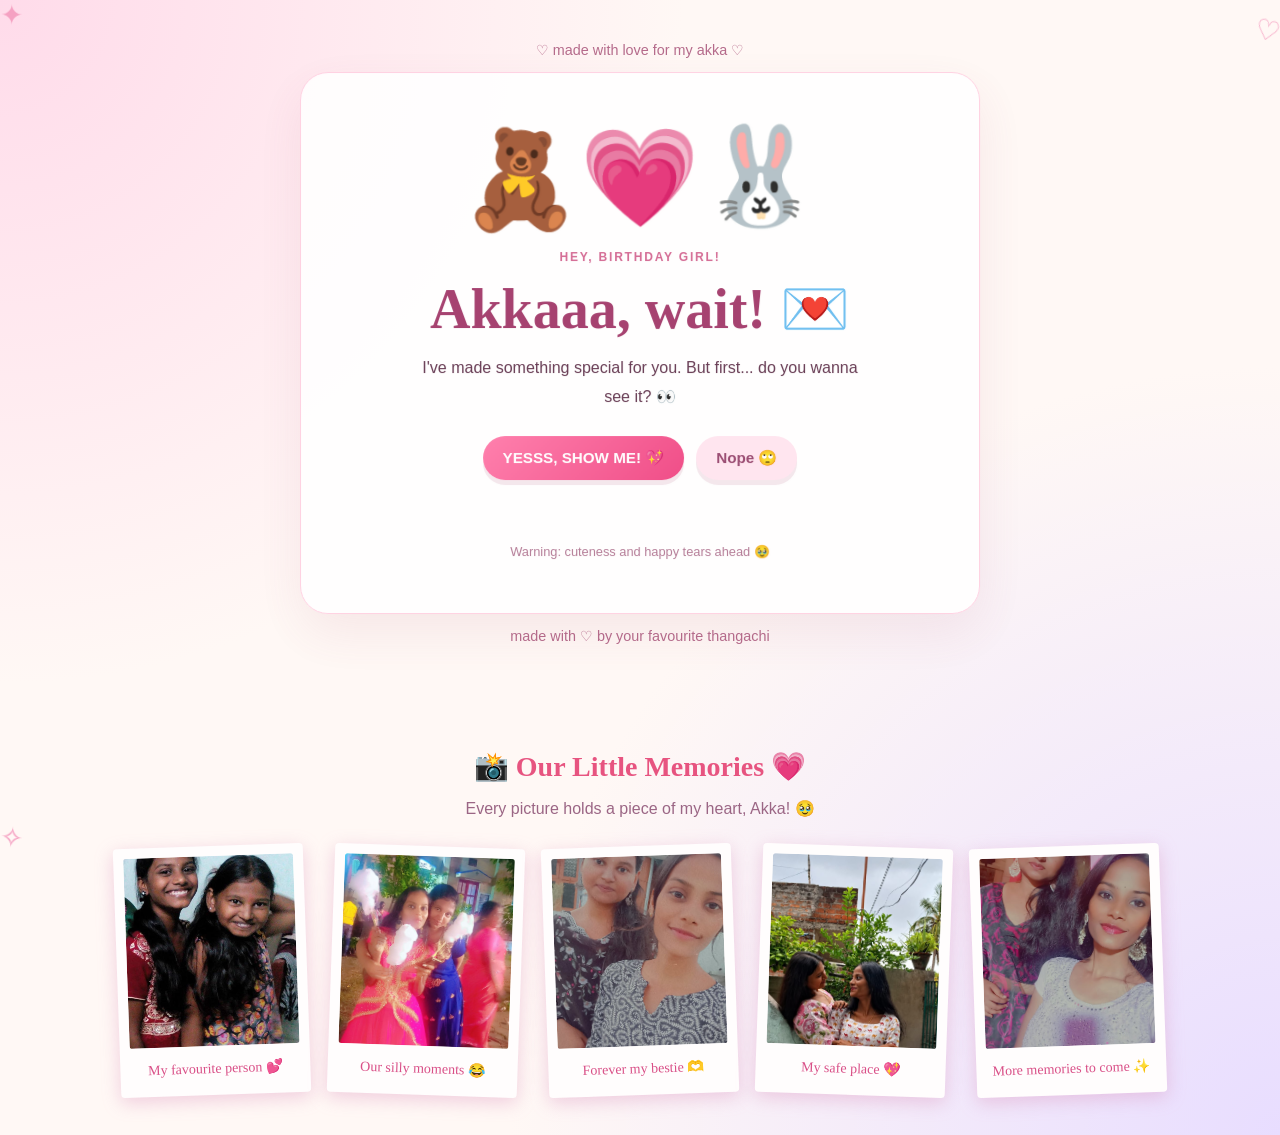
<file: index.html>
<!DOCTYPE html>
<html>
<head>
  <meta charset="UTF-8">
  <meta http-equiv="refresh" content="0; url=./vs%20codes/index.html">
  <title>Birthday Surprise</title>
</head>
<body>
  <p>Opening your birthday surprise...</p>
  <a href="./vs%20codes/index.html">Click here to continue</a>
</body>
</html>
</file>
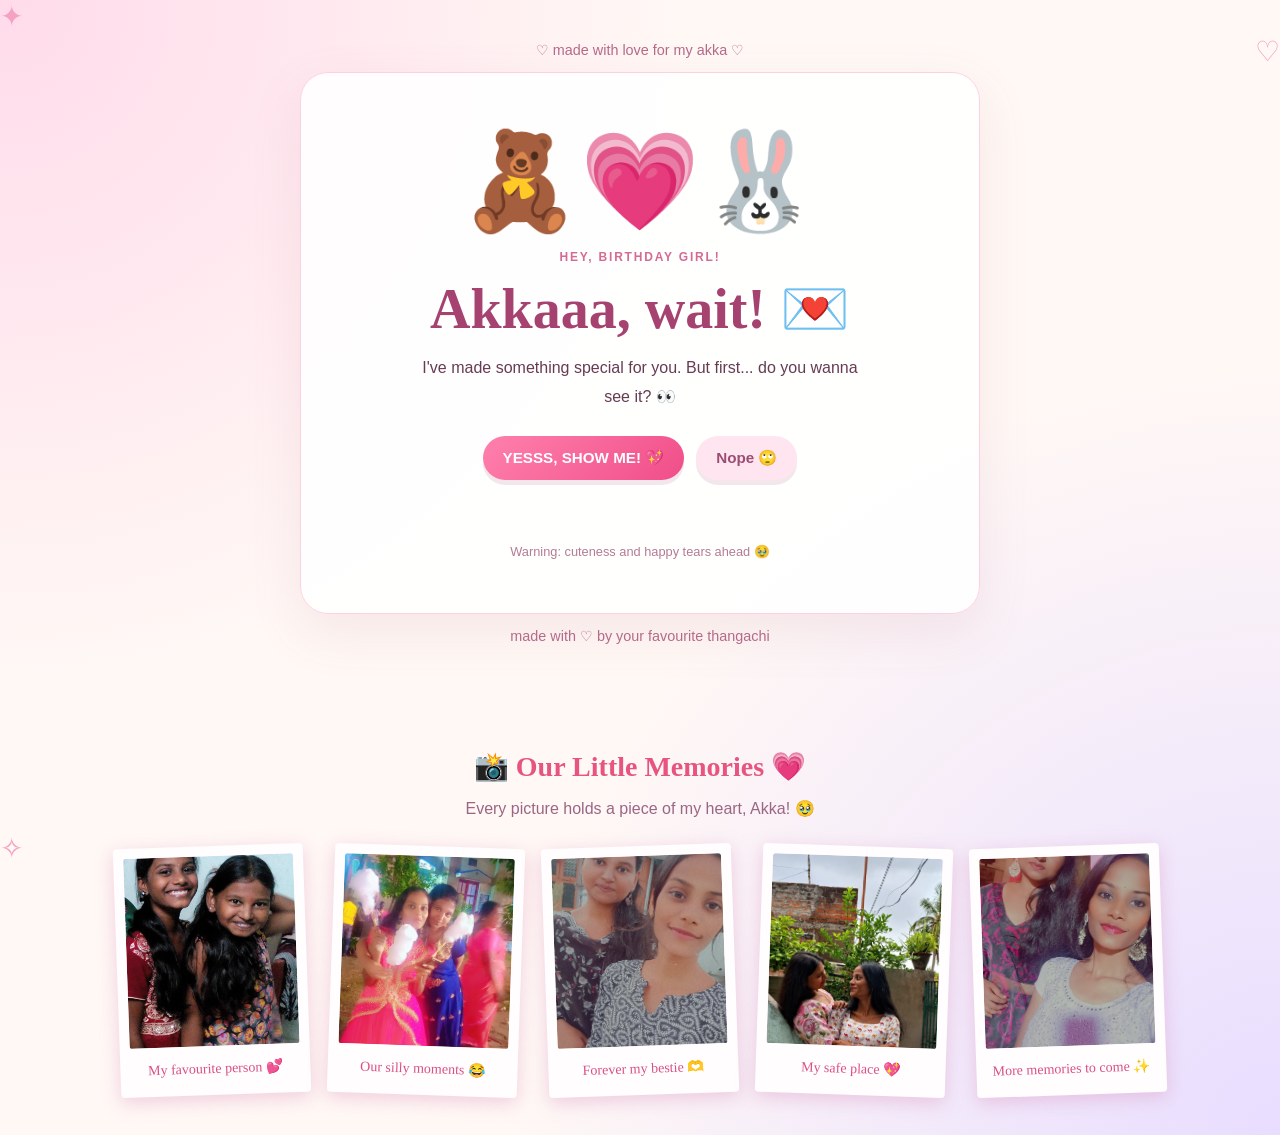
<file: vs codes/index.html>
<!DOCTYPE html>
<html lang="en">
<head>
  <meta charset="UTF-8">
  <meta name="viewport" content="width=device-width, initial-scale=1.0">
  <title>Happy Birthday, Akka! 💗</title>
  <link rel="stylesheet" href="style.css">
  <script src="script.js" defer></script>
</head>
<body>
  <div class="sparkle sparkle-one">✦</div>
  <div class="sparkle sparkle-two">♡</div>
  <div class="sparkle sparkle-three">✧</div>

  <main class="container">
    <div class="top-label">♡ made with love for my akka ♡</div>

    <section class="card screen active" id="welcome">
      <div class="sticker">🧸💗🐰</div>
      <p class="eyebrow">HEY, BIRTHDAY GIRL!</p>
      <h1>Akkaaa, wait! 💌</h1>
      <p class="description">
        I've made something special for you.
        But first... do you wanna see it? 👀
      </p>
      <div class="buttons">
        <button class="btn primary" id="yesBtn">YESSS, SHOW ME! 💖</button>
        <button class="btn secondary" id="noBtn">Nope 🙄</button>
      </div>
      <p class="reaction" id="reaction"></p>
      <p class="small-note">Warning: cuteness and happy tears ahead 🥹</p>
    </section>

    <section class="card screen" id="quiz">
      <div class="sticker">🕵️‍♀️🎀</div>
      <p class="eyebrow">ROUND ONE</p>
      <h2>Mini test, Akka!</h2>
      <p class="description">
        What's your little sister's official job?
      </p>
      <div class="options">
        <button class="btn option">Professional irritator 😈</button>
        <button class="btn option">Snack thief 🍟</button>
        <button class="btn option correct">ALL OF THE ABOVE 💅</button>
      </div>
      <p class="reaction" id="quizReaction"></p>
      <button class="btn primary next-btn" id="toCode">Unlock your surprise 🔐</button>
    </section>

    <section class="card screen" id="passcode">
      <div class="sticker">🐰🔐💌</div>
      <p class="eyebrow">TOP SECRET</p>
      <h2>Your birthday vault</h2>
      <p class="description">
        Enter the secret code to unlock your gift.
      </p>
      <input id="passcodeInput" type="password"
        inputmode="numeric" maxlength="8"
        placeholder="Enter secret code" aria-label="Secret code">
      <button class="btn primary next-btn" id="unlockBtn">Unlock! ✨</button>
      <p class="reaction" id="codeReaction"></p>
      <p class="small-note">Hint: for now, the code is 1234 🤫</p>
    </section>

    <section class="card screen" id="birthday">
      <div class="sticker celebration">🎂💐💖</div>
      <p class="eyebrow">YOUR SPECIAL DAY</p>
      <h1>Happy Birthday, Akka!</h1>
      <p class="description">
        My built-in bestie, favourite headache,
        and forever special person. 🥹
      </p>

      <div class="memory">
        <div class="memory-icons">🌷 📸 ✨</div>
        <h3>Our little world</h3>
        <p>
          Silly fights, random laughs, secret jokes
          and memories only we understand.
          I hope we keep making them forever. 💗
        </p>
      </div>

      <div class="letter">
        <h3>Dear Akka, 💌</h3>
        <p>
          Happy birthday to my built-in bestie and
          sometimes my biggest headache! 😂
        </p>
        <p>
          Thank you for being part of so many little
          moments that mean more to me than I always say.
          I may tease you and annoy you, but there will
          always be so much love behind it all.
        </p>
        <p>
          I hope this year brings you happiness, peace,
          laughter and all the beautiful things you deserve.
          No matter how much we grow up, you'll always
          be my Akka. 💗
        </p>
        <h3>Love you more than I say! 🎀</h3>
      </div>

      
<button class="btn primary next-btn" id="meetDoraemonBtn" type="button">
  💙 Meet Your Special Friend!
</button>

      <button class="btn primary next-btn" id="celebrateBtn">
        One last surprise! 🎉
      </button>
      <p class="reaction" id="finalReaction"></p>
      
<button id="finalCelebrationBtn" class="btn primary" type="button">
  🎉 One Last Birthday Blast!
</button>

<p id="finalCelebrationMessage" class="reaction"></p>

    </section>

    <footer>made with ♡ by your favourite thangachi</footer>



<!-- Doraemon walking surprise -->
 
<div id="doraemon-walk" class="doraemon-walk" hidden>
  <div class="doraemon-character">
    <img
      id="doraemon-image"
      src="doraemon.jpg"
      alt="Doraemon arriving for Akka's birthday"
    >
  </div>

  <div class="doraemon-dialogue">
    <p id="doraemon-line">Akkaaa! 💙</p>
    <button id="doraemon-next" class="btn primary" type="button">
      Doraemon, sollu! 💌
    </button>
  </div>
</div>

<button id="gadget-button" class="btn primary" type="button" hidden>
  💙 Doraemon's Magic Pocket!
</button>


<div id="gadget-surprise" hidden>
  <h2 class="gadget-title">Ta-daaaa, Akka! ✨💙</h2>

  <p id="gadget-name">
    Akka, un wishes ellam nijamaaganum! 💗
  </p>

  <div class="gadgets-container">
    
<div class="magic-gadget door-gadget">
  <div class="magic-door-scene">
    <div class="magic-door">
      <div class="door-panel">
        <span class="door-knob"></span>
      </div>
    </div>

    <div class="door-sparkle sparkle-one">✨</div>
    <div class="door-sparkle sparkle-two">💖</div>
    <div class="door-sparkle sparkle-three">⭐</div>
    <div class="door-sparkle sparkle-four">🌸</div>
  </div>

  <h3>Anywhere Door 🚪</h3>
  <p>Un dreams ellam nijamaagattum! 💖</p>

  <button id="openMagicDoor" class="magic-door-button" type="button">
    Open Magic Door! ✨
  </button>

  <p id="doorMessage" hidden>
    Surpriseee! Unakku happiness mattum dhaan! 💗🌈
  </p>
</div>


    <div class="magic-gadget copter-gadget">
      <div class="gadget-emoji">🚁</div>
      <h3>Take-copter</h3>
      <p>Un happiness eppovum fly aagattum! 🥹</p>
    </div>
  </div>

  <p class="final-gadget-wish">
    Happy Birthday, Akka! Love you forever! 🎂💗
  </p>
</div>



  </main>


<!-- Akka's Special Memories -->
<section class="photo-gallery">
  <h2>📸 Our Little Memories 💗</h2>
  <p>Every picture holds a piece of my heart, Akka! 🥹</p>

  <div class="photo-grid">
    <div class="polaroid">
      <img src="anitha5.jpg.jpeg" alt="childhood memories">
      <p>My favourite person 💕</p>
    </div>

    <div class="polaroid">
      <img src="anitha4.jpg.jpeg" alt="Our funny memory">
      <p>Our silly moments 😂</p>
    </div>

    <div class="polaroid">
      <img src="anitha2.jpg.jpeg" alt="Our happy moment">
      <p>Forever my bestie 🫶</p>
    </div>

    <div class="polaroid">
      <img src="akka1.jpg.jpeg" alt="A special memory">
      <p>My safe place 💖</p>
    </div>

    <div class="polaroid">
      <img src="akka3.jpg.jpeg" alt="My lovely Akka">
      <p>More memories to come ✨</p>
    </div>
  </div>
</section>


<!-- Doraemon Surprise Page -->
<section id="doraemon-page" class="screen">
  <div class="container">
    <div class="card">
      <p class="eyebrow">A SPECIAL SURPRISE FOR AKKA 💙</p>
      <h1>Doraemon Is Here! 🥹</h1>
      <p class="description">
        Akkaaa! Un birthday-ku Doraemon special-ah vandhirukkaan! 🎂💙
      </p>

      <div id="doraemon-walk" class="doraemon-walk" hidden>
        <div class="doraemon-character">
          <img id="doraemon-image"
               src="doraemon.jpg"
               alt="Doraemon walking">
        </div>

        <div class="doraemon-dialogue">
          <p id="doraemon-line">Akkaaa! 💙</p>
          <button id="doraemon-next" class="btn primary" type="button">
            Doraemon, sollu! 💌
          </button>
        </div>
      </div>

      <button id="backToBirthday" class="btn secondary" type="button">
        💗 Back to Birthday Page
      </button>
      
<button id="secretLetterBtn" class="btn primary" type="button">
  💌 One Secret Message for Akka
</button>

<div id="secretLetter" hidden>
  <div class="letter">
    <h3>To My Dearest Akka 💗</h3>
    <p>
      Akka, nee en life-la romba special. 🥹
      Namma sandhosham, sanda, sirippu ellame
      enakku precious memories.
    </p>
    <p>
      Eppovum happy-ah iru. Un dreams ellam achieve pannanum.
      Unakku eppovum support-ah un thangachi iruppen.
    </p>
    <p>
      I love you so much, Akka! 💗🎂
      Happy Birthday, my forever favourite person! 🫶
    </p>
  </div>
</div>

    </div>
  </div>
</section>

</body>
</html>
</file>
<file: vs codes/style.css>
:root {
  --pink: #ff6399;
  --dark-pink: #a64270;
  --cream: #fff8f5;
  --lavender: #eee5ff;
  --text: #673b53;
}

* {
  box-sizing: border-box;
}

body {
  margin: 0;
  min-height: 100vh;
  font-family: "Trebuchet MS", Arial, sans-serif;
  color: var(--text);
  background:
    radial-gradient(circle at top left, #ffdbea, transparent 40%),
    radial-gradient(circle at bottom right, #e8ddff, transparent 45%),
    var(--cream);
  overflow-x: hidden;
}

.container {
  width: min(680px, 92%);
  margin: auto;
  padding: 28px 0;
  position: relative;
  z-index: 1;
}

.top-label,
footer {
  text-align: center;
  color: #b56b8b;
  padding: 14px;
  font-size: 0.9rem;
}

.card {
  padding: clamp(22px, 5vw, 42px);
  background: rgba(255, 255, 255, 0.88);
  border: 1px solid #ffd0e1;
  border-radius: 28px;
  box-shadow: 0 18px 50px #b96c8b20;
  text-align: center;
  overflow: hidden;
}

.screen {
  display: none;
}

.screen.active {
  display: block;
  animation: appear 0.55s ease both;
}

@keyframes appear {
  from {
    opacity: 0;
    transform: translateY(18px) scale(0.98);
  }
  to {
    opacity: 1;
    transform: translateY(0) scale(1);
  }
}

.sticker {
  font-size: clamp(3.5rem, 13vw, 6rem);
  margin: 10px 0;
  animation: bob 2.5s ease-in-out infinite;
}

@keyframes bob {
  0%, 100% { transform: translateY(0) rotate(-3deg); }
  50% { transform: translateY(-10px) rotate(3deg); }
}

.eyebrow {
  color: #d46b94;
  letter-spacing: 0.15em;
  font-size: 0.75rem;
  font-weight: bold;
}

h1, h2 {
  font-family: Georgia, serif;
  color: var(--dark-pink);
}

h1 {
  font-size: clamp(2.2rem, 8vw, 3.5rem);
  margin: 12px 0;
}

h2 {
  font-size: clamp(1.8rem, 6vw, 2.5rem);
}

.description {
  line-height: 1.8;
  max-width: 460px;
  margin: 12px auto 24px;
}

.buttons {
  display: flex;
  flex-wrap: wrap;
  justify-content: center;
  gap: 12px;
}

.btn {
  border: 0;
  border-radius: 999px;
  padding: 13px 20px;
  font-size: 0.95rem;
  font-weight: bold;
  cursor: pointer;
  transition: transform 0.2s, box-shadow 0.2s;
  box-shadow: 0 5px 0 #a6427020;
}

.btn:hover {
  transform: translateY(-3px);
}

.btn:active {
  transform: scale(0.97);
}

.primary {
  background: linear-gradient(135deg, #ff80ad, #f04e88);
  color: white;
}

.secondary {
  background: #ffe5ef;
  color: #9b4d73;
}

.option {
  background: #fff0f6;
  color: #874563;
  width: 100%;
  margin: 5px 0;
}

.options {
  max-width: 390px;
  margin: auto;
}

.next-btn {
  margin-top: 20px;
}

.reaction {
  min-height: 26px;
  color: #d4487c;
  font-weight: bold;
  line-height: 1.5;
}

.small-note {
  color: #b47b96;
  font-size: 0.8rem;
  margin-top: 22px;
}

input {
  display: block;
  width: min(280px, 100%);
  margin: 20px auto 0;
  padding: 14px;
  border: 2px solid #f1bfd3;
  border-radius: 14px;
  text-align: center;
  font-size: 1rem;
  outline-color: var(--pink);
}

.memory {
  background: #fff7e8;
  border: 2px dashed #f3b7cf;
  border-radius: 20px;
  padding: 20px;
  margin: 25px 0;
  transform: rotate(-1deg);
  line-height: 1.7;
}

.memory-icons {
  font-size: 2rem;
}

.letter {
  text-align: left;
  background: #fffaf0;
  border: 1px solid #f5d8ac;
  border-radius: 18px;
  padding: clamp(18px, 4vw, 28px);
  line-height: 1.85;
  margin: 24px 0;
}

.letter h3 {
  color: var(--dark-pink);
}

.sparkle {
  position: fixed;
  pointer-events: none;
  font-size: 28px;
  color: #f5a1c2;
  animation: float 6s ease-in-out infinite;
}

.sparkle-one {
  left: 7%;
  top: 14%;
}

.sparkle-two {
  right: 7%;
  top: 27%;
  animation-delay: -2s;
}

.sparkle-three {
  left: 12%;
  bottom: 12%;
  animation-delay: -4s;
}

@keyframes float {
  0%, 100% { transform: translateY(0) rotate(0); }
  50% { transform: translateY(-22px) rotate(15deg); }
}

.confetti {
  position: fixed;
  top: -30px;
  z-index: 10;
  pointer-events: none;
  animation: fall 3s linear forwards;
}

@keyframes fall {
  to {
    transform: translateY(110vh) rotate(720deg);
    opacity: 0;
  }
}

@media (max-width: 420px) {
  .container {
    width: 94%;
    padding-top: 12px;
  }

  .card {
    border-radius: 22px;
  }

  .btn {
    padding: 12px 16px;
  }
}

@media (prefers-reduced-motion: reduce) {
  *, *::before, *::after {
    animation-duration: 0.01ms !important;
    transition-duration: 0.01ms !important;
  }
}


/* Akka's Special Photo Gallery */
.photo-gallery {
  padding: 40px 16px;
  text-align: center;
}

.photo-gallery h2 {
  color: #e75480;
  font-size: 28px;
  margin-bottom: 10px;
}

.photo-gallery > p {
  color: #9b6685;
  margin-bottom: 28px;
}

.photo-grid {
  display: flex;
  flex-wrap: wrap;
  justify-content: center;
  align-items: flex-start;
  gap: 24px;
}

.polaroid {
  width: 190px;
  max-width: 80%;
  padding: 10px 10px 18px;
  background: #fffdfd;
  border-radius: 4px;
  box-shadow: 0 5px 18px #d98bb866;
  transform: rotate(-2deg);
  transition: transform 0.3s ease, box-shadow 0.3s ease;
}

.polaroid:nth-child(even) {
  transform: rotate(2deg);
}

.polaroid:hover {
  transform: rotate(0deg) scale(1.05);
  box-shadow: 0 8px 24px #d98bb899;
}

.polaroid img {
  display: block;
  width: 100%;
  height: 190px;
  object-fit: cover;
  border-radius: 3px;
}

.polaroid p {
  color: #d94f87;
  font-size: 14px;
  margin: 14px 0 0;
  font-family: cursive;
}



/* Doraemon birthday entrance */
.doraemon-walk {
  width: min(340px, 94%);
  margin: 35px auto;
  text-align: center;
}

.doraemon-character {
  width: 230px;
  max-width: 100%;
  margin: auto;
  transform: translateX(0);
}

.doraemon-walk.is-walking .doraemon-character {
  animation: doraemonEnter 3s ease-out forwards;
}

.doraemon-character img {
  display: block;
  width: 100%;
  height: auto;
  object-fit: contain;
}

.doraemon-walk.is-talking .doraemon-character img {
  animation: doraemonTalk 0.35s ease-in-out infinite alternate;
}

.doraemon-dialogue {
  margin-top: 12px;
}

#doraemon-line {
  min-height: 48px;
  color: #168bd2;
  font-size: 19px;
  font-weight: bold;
  line-height: 1.5;
}

#doraemon-next,
#gadget-button {
  margin: 10px auto;
}

#gadget-surprise {
  margin: 20px auto;
  padding: 22px;
  text-align: center;
  background: #eaf7ff;
  border: 2px dashed #7ec8f5;
  border-radius: 20px;
}

#gadget-surprise h2 {
  color: #168bd2;
}


@keyframes doraemonEnter {
  0% {
    transform: translateX(-100vw);
  }
  75% {
    transform: translateX(15px);
  }
  100% {
    transform: translateX(0);
  }
}


@keyframes doraemonTalk {
  from {
    transform: translateY(0) scale(1);
  }
  to {
    transform: translateY(-3px) scale(1.015);
  }
}

@media (prefers-reduced-motion: reduce) {
  .doraemon-walk.is-walking .doraemon-character,
  .doraemon-walk.is-talking .doraemon-character img {
    animation: none;
    transform: translateX(0);
  }
}


/* DORAEMON MAGIC GADGET SURPRISE */



#gadget-surprise {
  text-align: center;
  padding: 25px 15px;
  overflow: hidden;
}

.gadget-title {
  color: #168fbd;
  animation: titlePop 0.8s ease both;
}

.gadgets-container {
  display: flex;
  justify-content: center;
  align-items: stretch;
  flex-wrap: wrap;
  gap: 24px;
  margin: 25px auto;
  max-width: 650px;
}

.magic-gadget {
  width: 220px;
  box-sizing: border-box;
  padding: 20px 15px;
  border-radius: 22px;
  background: linear-gradient(145deg, #fff0f7, #e7f9ff);
  border: 2px dashed #f28bb5;
  box-shadow: 0 8px 22px #8acde344;
  opacity: 0;
  animation: gadgetAppear 0.9s ease forwards;
}

.copter-gadget {
  animation-delay: 0.8s;
}

.door-gadget {
  animation-delay: 0.2s;
}

.gadget-emoji {
  font-size: 65px;
  display: inline-block;
}

.door-gadget .gadget-emoji {
  animation: doorMagic 2s ease-in-out infinite;
}

.copter-gadget .gadget-emoji {
  animation: copterFly 1.5s ease-in-out infinite;
}

.magic-gadget h3 {
  color: #168fbd;
  margin: 12px 0 8px;
}

.magic-gadget p {
  color: #8d5271;
  line-height: 1.6;
}

.final-gadget-wish {
  margin-top: 25px;
  color: #df5794;
  font-size: 1.15rem;
  font-weight: bold;
  animation: titlePop 1s ease 1.2s both;
}

@keyframes gadgetAppear {
  0% {
    opacity: 0;
    transform: translateY(90px) scale(0.5) rotate(-10deg);
  }
  70% {
    opacity: 1;
    transform: translateY(-10px) scale(1.05) rotate(3deg);
  }
  100% {
    opacity: 1;
    transform: translateY(0) scale(1) rotate(0);
  }
}

@keyframes doorMagic {
  0%, 100% {
    transform: scale(1) rotate(0);
  }
  50% {
    transform: scale(1.12) rotate(-5deg);
  }
}

@keyframes copterFly {
  0%, 100% {
    transform: translateY(0) rotate(-5deg);
  }
  50% {
    transform: translateY(-15px) rotate(5deg);
  }
}

@keyframes titlePop {
  from {
    opacity: 0;
    transform: scale(0.7);
  }
  to {
    opacity: 1;
    transform: scale(1);
  }
}


/* MAGIC DOOR OPENING ANIMATION */

.magic-door-scene {
  position: relative;
  width: 150px;
  height: 175px;
  margin: 10px auto 20px;
  perspective: 700px;
}

.magic-door {
  position: absolute;
  bottom: 0;
  left: 25px;
  width: 100px;
  height: 150px;
  background: #f5a1c5;
  border: 5px solid #d75c98;
  border-radius: 12px 12px 2px 2px;
  box-shadow: 0 8px 0 #d75c9840;
  transform-origin: left center;
  transform-style: preserve-3d;
  transition: transform 1s ease;
  z-index: 2;
}

.door-panel {
  position: absolute;
  inset: 10px;
  border: 3px solid #ffe4f1;
  border-radius: 8px 8px 2px 2px;
  background: linear-gradient(135deg, #ffb9d8, #ed79b2);
}

.door-knob {
  position: absolute;
  right: 8px;
  top: 65px;
  width: 10px;
  height: 10px;
  border-radius: 50%;
  background: #ffd45c;
  box-shadow: 0 0 8px #fff1a8;
}

.door-sparkle {
  position: absolute;
  opacity: 0;
  font-size: 25px;
  z-index: 3;
  pointer-events: none;
}

.sparkle-one {
  top: 0;
  left: 0;
}

.sparkle-two {
  top: 35px;
  right: 0;
}

.sparkle-three {
  bottom: 35px;
  left: 0;
}

.sparkle-four {
  bottom: 10px;
  right: 0;
}

.magic-door-scene.door-open .magic-door {
  transform: rotateY(-115deg);
}

.magic-door-scene.door-open .door-sparkle {
  animation: magicSparkle 1.2s ease-out forwards;
}

.magic-door-scene.door-open .sparkle-two {
  animation-delay: 0.15s;
}

.magic-door-scene.door-open .sparkle-three {
  animation-delay: 0.3s;
}

.magic-door-scene.door-open .sparkle-four {
  animation-delay: 0.45s;
}

.magic-door-button {
  border: none;
  border-radius: 25px;
  padding: 12px 20px;
  margin-top: 8px;
  color: white;
  font-weight: bold;
  background: linear-gradient(135deg, #ed79b2, #a778e8);
  cursor: pointer;
  box-shadow: 0 5px 12px #d75c9835;
}

.magic-door-button:hover {
  transform: translateY(-2px);
}

#doorMessage {
  color: #df5794;
  font-weight: bold;
  line-height: 1.7;
  animation: titlePop 0.6s ease both;
}

@keyframes magicSparkle {
  0% {
    opacity: 0;
    transform: translate(0, 15px) scale(0.4);
  }
  40% {
    opacity: 1;
    transform: translate(0, -15px) scale(1.3);
  }
  100% {
    opacity: 0;
    transform: translate(0, -45px) scale(0.8);
  }
}


/* Keep Doraemon and dialogue button in fixed positions */

#doraemon-walk {
  display: flex;
  flex-direction: column;
  align-items: center;
  gap: 16px;
}

.doraemon-character {
  width: 280px;
  height: 300px;
  display: flex;
  align-items: center;
  justify-content: center;
  flex-shrink: 0;
  overflow: hidden;
}

#doraemon-image {
  display: block;
  width: 100%;
  height: 100%;
  object-fit: contain;
  object-position: center bottom;
  flex-shrink: 0;
}

.doraemon-dialogue {
  width: 100%;
  display: flex;
  flex-direction: column;
  align-items: center;
  gap: 12px;
}

#doraemon-line {
  min-height: 48px;
  display: flex;
  align-items: center;
  justify-content: center;
  text-align: center;
}

#doraemon-next {
  position: relative;
  z-index: 5;
  flex-shrink: 0;
}

@media (max-width: 480px) {
  .doraemon-character {
    width: 230px;
    height: 250px;
  }
}

/* Keep Doraemon hidden until the button is clicked */
#doraemon-walk[hidden] {
  display: none !important;
}


/* Magical glowing effect for Doraemon's Anywhere Door */

.magic-door-scene.door-open {
  filter: drop-shadow(0 0 12px #ff8ac2);
  animation: magicGlow 1.5s ease-in-out infinite alternate;
}

.magic-door-scene.door-open::after {
  content: "✨ 💖 ✨";
  position: absolute;
  top: 35%;
  left: 50%;
  transform: translate(-50%, -50%);
  font-size: 24px;
  white-space: nowrap;
  pointer-events: none;
  animation: magicLight 1s ease-in-out infinite alternate;
}

.magic-door-scene.door-open .magic-door {
  box-shadow:
    0 0 15px #ff8ac2,
    0 0 30px #b9a0ff;
}

@keyframes magicGlow {
  from {
    filter: drop-shadow(0 0 5px #ff8ac2);
  }
  to {
    filter: drop-shadow(0 0 22px #b9a0ff);
  }
}

@keyframes magicLight {
  from {
    opacity: 0.4;
    transform: translate(-50%, -50%) scale(0.8);
  }
  to {
    opacity: 1;
    transform: translate(-50%, -60%) scale(1.2);
  }
}
</file>
